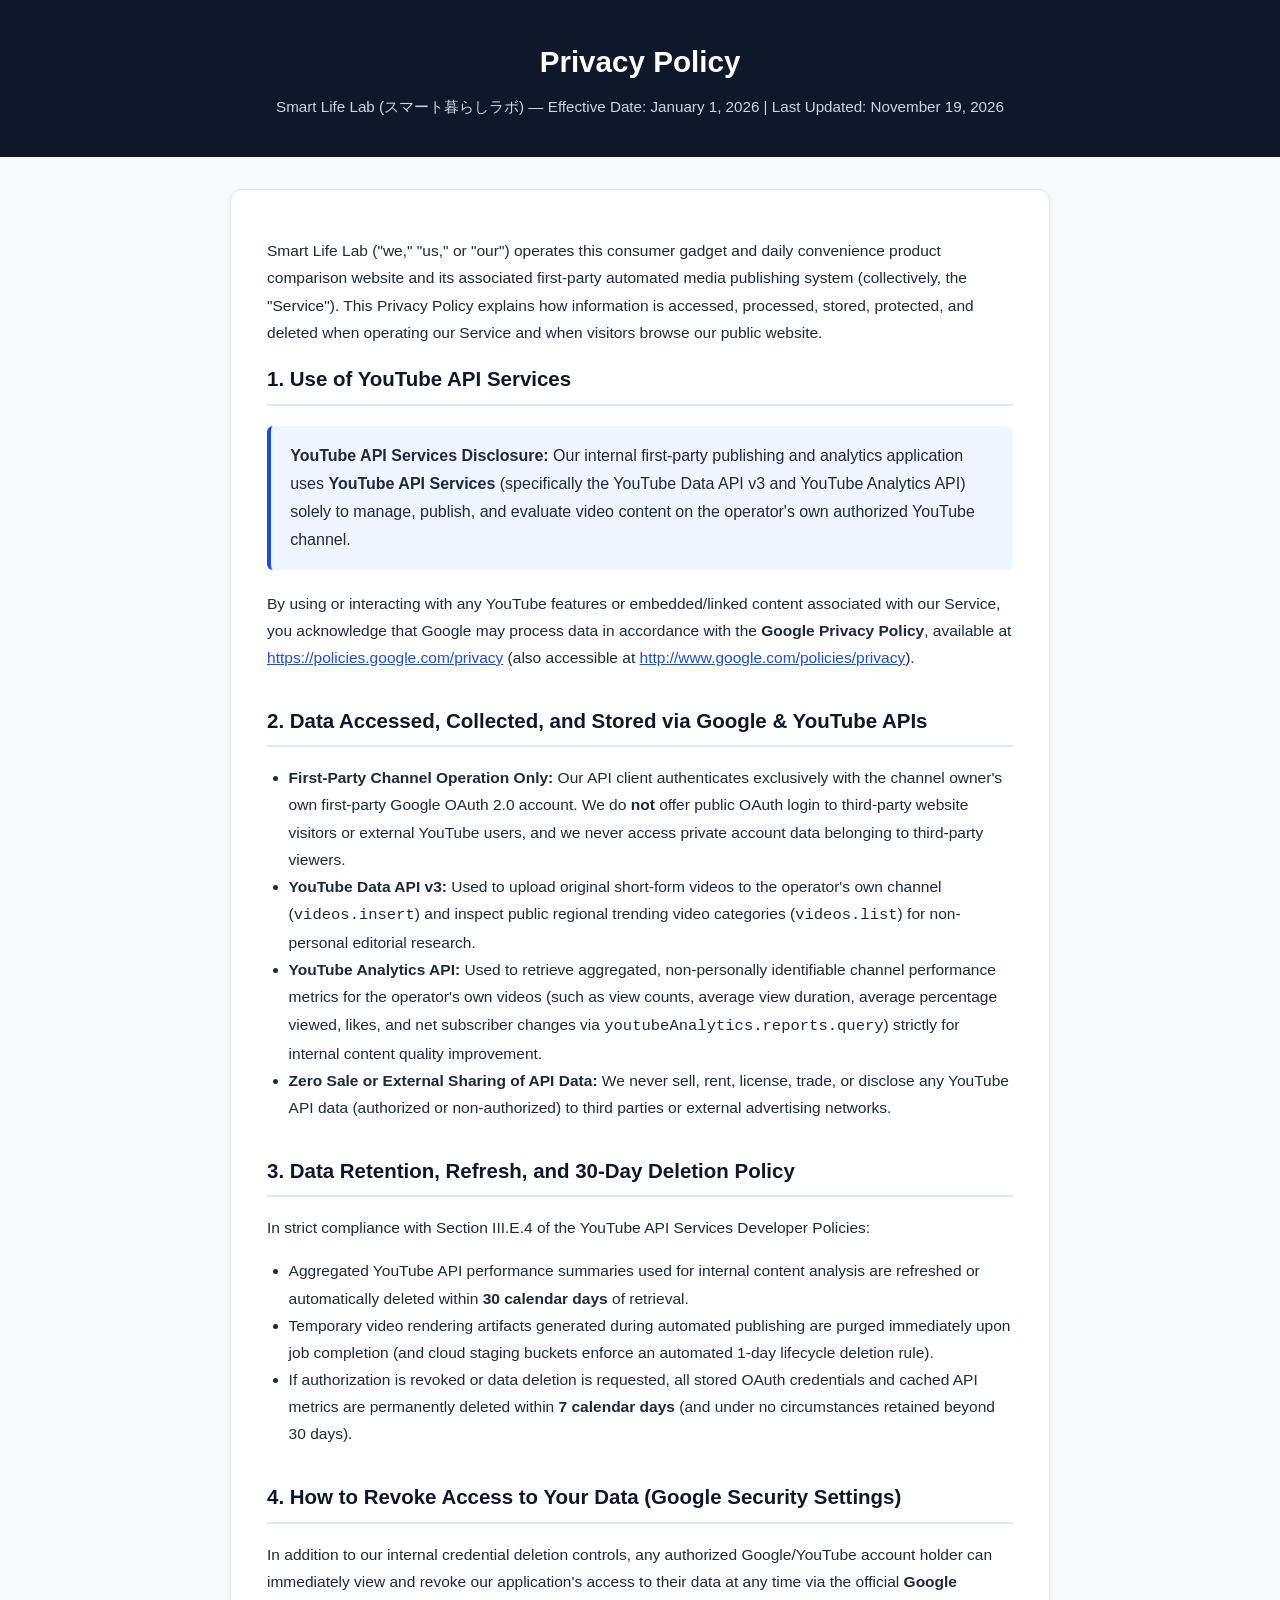
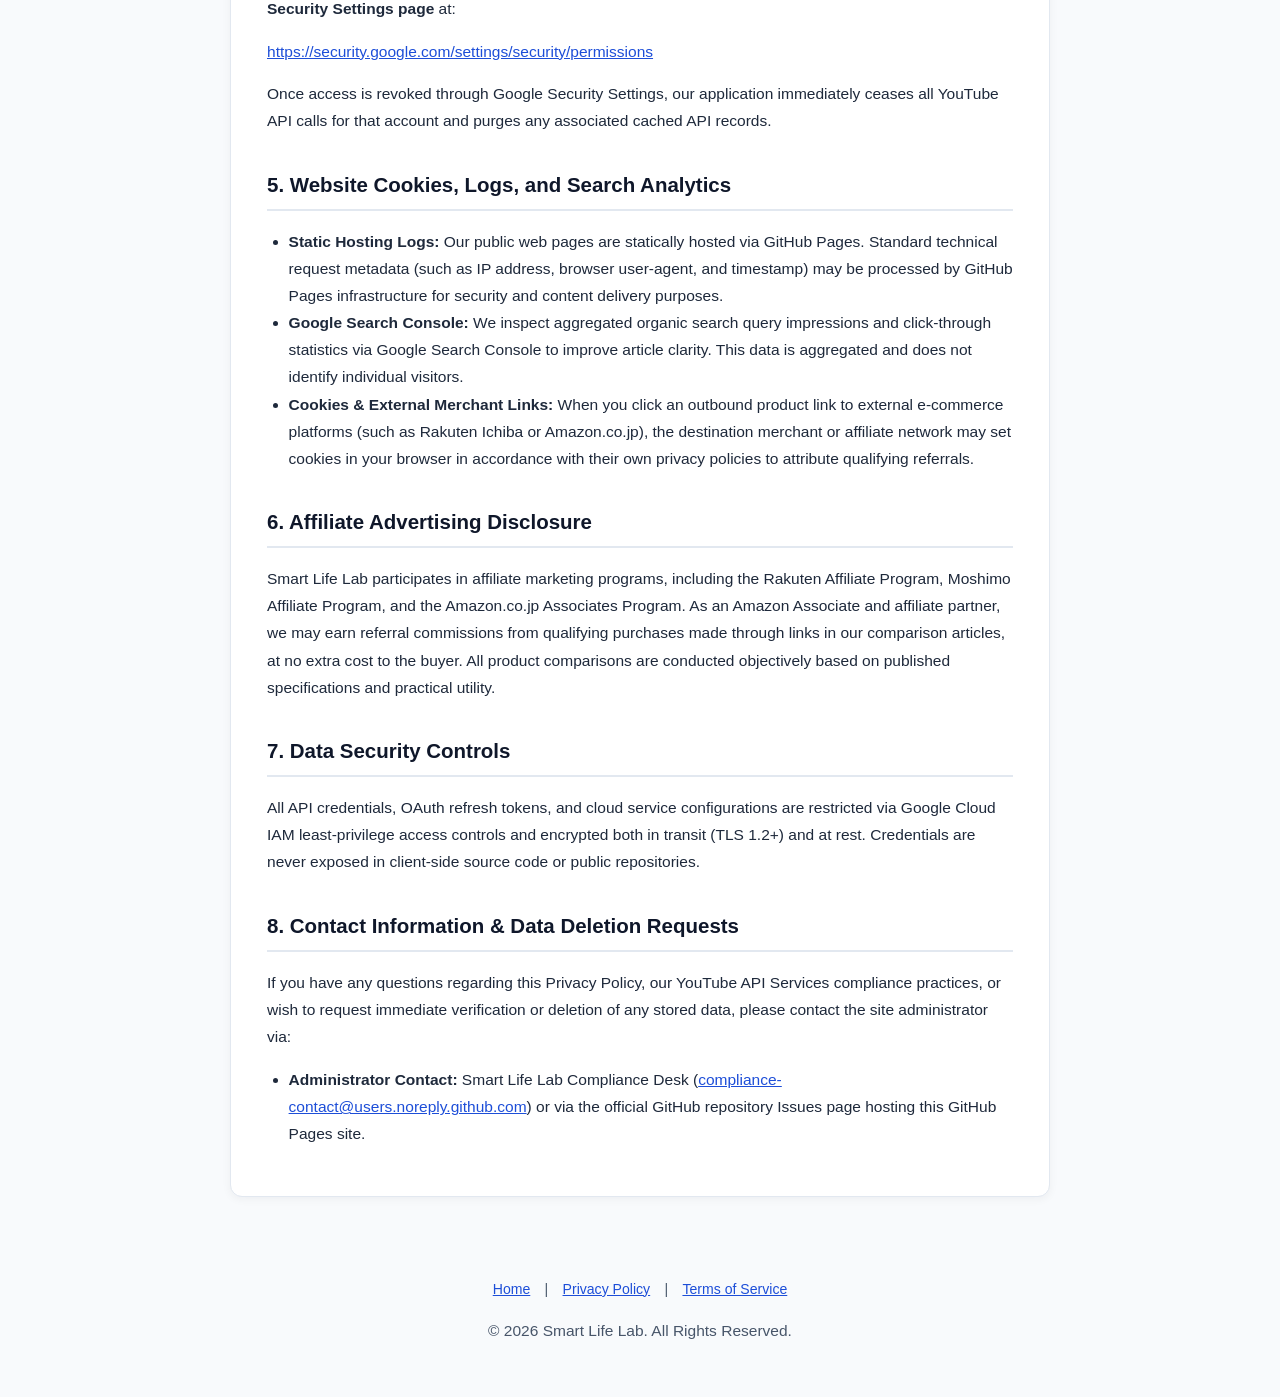
<file: site/static/privacy-policy.html>
<!DOCTYPE html>
<html lang="en">
<head>
  <meta charset="utf-8">
  <meta name="viewport" content="width=device-width, initial-scale=1">
  <title>Privacy Policy | Smart Life Lab (Automated Media &amp; Gadget Review)</title>
  <meta name="description" content="Privacy Policy and YouTube API Services Compliance Disclosure for Smart Life Lab.">
  <style>
    :root {
      --bg: #f8fafc;
      --card: #ffffff;
      --text: #1e293b;
      --heading: #0f172a;
      --muted: #475569;
      --accent: #1d4ed8;
      --border: #e2e8f0;
    }
    * { box-sizing: border-box; }
    body {
      margin: 0;
      font-family: -apple-system, BlinkMacSystemFont, "Segoe UI", Roboto, "Helvetica Neue", Arial, sans-serif;
      background: var(--bg);
      color: var(--text);
      line-height: 1.75;
    }
    header {
      background: #0f172a;
      color: #ffffff;
      padding: 2.25rem 1.25rem;
      text-align: center;
    }
    header h1 {
      margin: 0 0 0.4rem;
      font-size: 1.85rem;
    }
    header p {
      margin: 0;
      color: #cbd5e1;
      font-size: 0.95rem;
    }
    main {
      max-width: 860px;
      margin: 2rem auto 3.5rem;
      padding: 0 1.25rem;
    }
    .policy-card {
      background: var(--card);
      border: 1px solid var(--border);
      border-radius: 12px;
      padding: 2rem 2.25rem;
      box-shadow: 0 2px 10px rgba(15, 23, 42, 0.05);
    }
    h2 {
      color: var(--heading);
      font-size: 1.28rem;
      margin-top: 2rem;
      padding-bottom: 0.4rem;
      border-bottom: 2px solid var(--border);
    }
    h2:first-of-type {
      margin-top: 0.5rem;
    }
    p, li {
      font-size: 0.97rem;
    }
    ul {
      padding-left: 1.35rem;
    }
    a {
      color: var(--accent);
      word-break: break-word;
    }
    .notice-box {
      background: #eff6ff;
      border-left: 4px solid var(--accent);
      padding: 1rem 1.2rem;
      border-radius: 6px;
      margin: 1.25rem 0;
    }
    footer {
      text-align: center;
      padding: 1.5rem 1rem 2.5rem;
      color: var(--muted);
      font-size: 0.88rem;
    }
    footer nav a {
      margin: 0 0.65rem;
    }
    @media (max-width: 600px) {
      .policy-card { padding: 1.35rem 1.15rem; }
    }
  </style>
</head>
<body>
  <header>
    <h1>Privacy Policy</h1>
    <p>Smart Life Lab (スマート暮らしラボ) &mdash; Effective Date: January 1, 2026 | Last Updated: November 19, 2026</p>
  </header>

  <main>
    <article class="policy-card">
      <p>
        Smart Life Lab ("we," "us," or "our") operates this consumer gadget and daily convenience product comparison website and its associated first-party automated media publishing system (collectively, the "Service"). This Privacy Policy explains how information is accessed, processed, stored, protected, and deleted when operating our Service and when visitors browse our public website.
      </p>

      <h2>1. Use of YouTube API Services</h2>
      <div class="notice-box">
        <strong>YouTube API Services Disclosure:</strong> Our internal first-party publishing and analytics application uses <strong>YouTube API Services</strong> (specifically the YouTube Data API v3 and YouTube Analytics API) solely to manage, publish, and evaluate video content on the operator's own authorized YouTube channel.
      </div>
      <p>
        By using or interacting with any YouTube features or embedded/linked content associated with our Service, you acknowledge that Google may process data in accordance with the <strong>Google Privacy Policy</strong>, available at
        <a href="https://policies.google.com/privacy" target="_blank" rel="noopener noreferrer">https://policies.google.com/privacy</a>
        (also accessible at <a href="http://www.google.com/policies/privacy" target="_blank" rel="noopener noreferrer">http://www.google.com/policies/privacy</a>).
      </p>

      <h2>2. Data Accessed, Collected, and Stored via Google &amp; YouTube APIs</h2>
      <ul>
        <li><strong>First-Party Channel Operation Only:</strong> Our API client authenticates exclusively with the channel owner's own first-party Google OAuth 2.0 account. We do <strong>not</strong> offer public OAuth login to third-party website visitors or external YouTube users, and we never access private account data belonging to third-party viewers.</li>
        <li><strong>YouTube Data API v3:</strong> Used to upload original short-form videos to the operator's own channel (<code>videos.insert</code>) and inspect public regional trending video categories (<code>videos.list</code>) for non-personal editorial research.</li>
        <li><strong>YouTube Analytics API:</strong> Used to retrieve aggregated, non-personally identifiable channel performance metrics for the operator's own videos (such as view counts, average view duration, average percentage viewed, likes, and net subscriber changes via <code>youtubeAnalytics.reports.query</code>) strictly for internal content quality improvement.</li>
        <li><strong>Zero Sale or External Sharing of API Data:</strong> We never sell, rent, license, trade, or disclose any YouTube API data (authorized or non-authorized) to third parties or external advertising networks.</li>
      </ul>

      <h2>3. Data Retention, Refresh, and 30-Day Deletion Policy</h2>
      <p>
        In strict compliance with Section III.E.4 of the YouTube API Services Developer Policies:
      </p>
      <ul>
        <li>Aggregated YouTube API performance summaries used for internal content analysis are refreshed or automatically deleted within <strong>30 calendar days</strong> of retrieval.</li>
        <li>Temporary video rendering artifacts generated during automated publishing are purged immediately upon job completion (and cloud staging buckets enforce an automated 1-day lifecycle deletion rule).</li>
        <li>If authorization is revoked or data deletion is requested, all stored OAuth credentials and cached API metrics are permanently deleted within <strong>7 calendar days</strong> (and under no circumstances retained beyond 30 days).</li>
      </ul>

      <h2>4. How to Revoke Access to Your Data (Google Security Settings)</h2>
      <p>
        In addition to our internal credential deletion controls, any authorized Google/YouTube account holder can immediately view and revoke our application's access to their data at any time via the official <strong>Google Security Settings page</strong> at:
      </p>
      <p>
        <a href="https://security.google.com/settings/security/permissions" target="_blank" rel="noopener noreferrer">https://security.google.com/settings/security/permissions</a>
      </p>
      <p>
        Once access is revoked through Google Security Settings, our application immediately ceases all YouTube API calls for that account and purges any associated cached API records.
      </p>

      <h2>5. Website Cookies, Logs, and Search Analytics</h2>
      <ul>
        <li><strong>Static Hosting Logs:</strong> Our public web pages are statically hosted via GitHub Pages. Standard technical request metadata (such as IP address, browser user-agent, and timestamp) may be processed by GitHub Pages infrastructure for security and content delivery purposes.</li>
        <li><strong>Google Search Console:</strong> We inspect aggregated organic search query impressions and click-through statistics via Google Search Console to improve article clarity. This data is aggregated and does not identify individual visitors.</li>
        <li><strong>Cookies &amp; External Merchant Links:</strong> When you click an outbound product link to external e-commerce platforms (such as Rakuten Ichiba or Amazon.co.jp), the destination merchant or affiliate network may set cookies in your browser in accordance with their own privacy policies to attribute qualifying referrals.</li>
      </ul>

      <h2>6. Affiliate Advertising Disclosure</h2>
      <p>
        Smart Life Lab participates in affiliate marketing programs, including the Rakuten Affiliate Program, Moshimo Affiliate Program, and the Amazon.co.jp Associates Program. As an Amazon Associate and affiliate partner, we may earn referral commissions from qualifying purchases made through links in our comparison articles, at no extra cost to the buyer. All product comparisons are conducted objectively based on published specifications and practical utility.
      </p>

      <h2>7. Data Security Controls</h2>
      <p>
        All API credentials, OAuth refresh tokens, and cloud service configurations are restricted via Google Cloud IAM least-privilege access controls and encrypted both in transit (TLS 1.2+) and at rest. Credentials are never exposed in client-side source code or public repositories.
      </p>

      <h2>8. Contact Information &amp; Data Deletion Requests</h2>
      <p>
        If you have any questions regarding this Privacy Policy, our YouTube API Services compliance practices, or wish to request immediate verification or deletion of any stored data, please contact the site administrator via:
      </p>
      <ul>
        <li><strong>Administrator Contact:</strong> Smart Life Lab Compliance Desk (<a href="mailto:compliance-contact@users.noreply.github.com">compliance-contact@users.noreply.github.com</a>) or via the official GitHub repository Issues page hosting this GitHub Pages site.</li>
      </ul>
    </article>
  </main>

  <footer>
    <nav aria-label="Legal navigation">
      <a href="./">Home</a> |
      <a href="./privacy-policy.html">Privacy Policy</a> |
      <a href="./terms-of-service.html">Terms of Service</a>
    </nav>
    <p>&copy; 2026 Smart Life Lab. All Rights Reserved.</p>
  </footer>
</body>
</html>
</file>
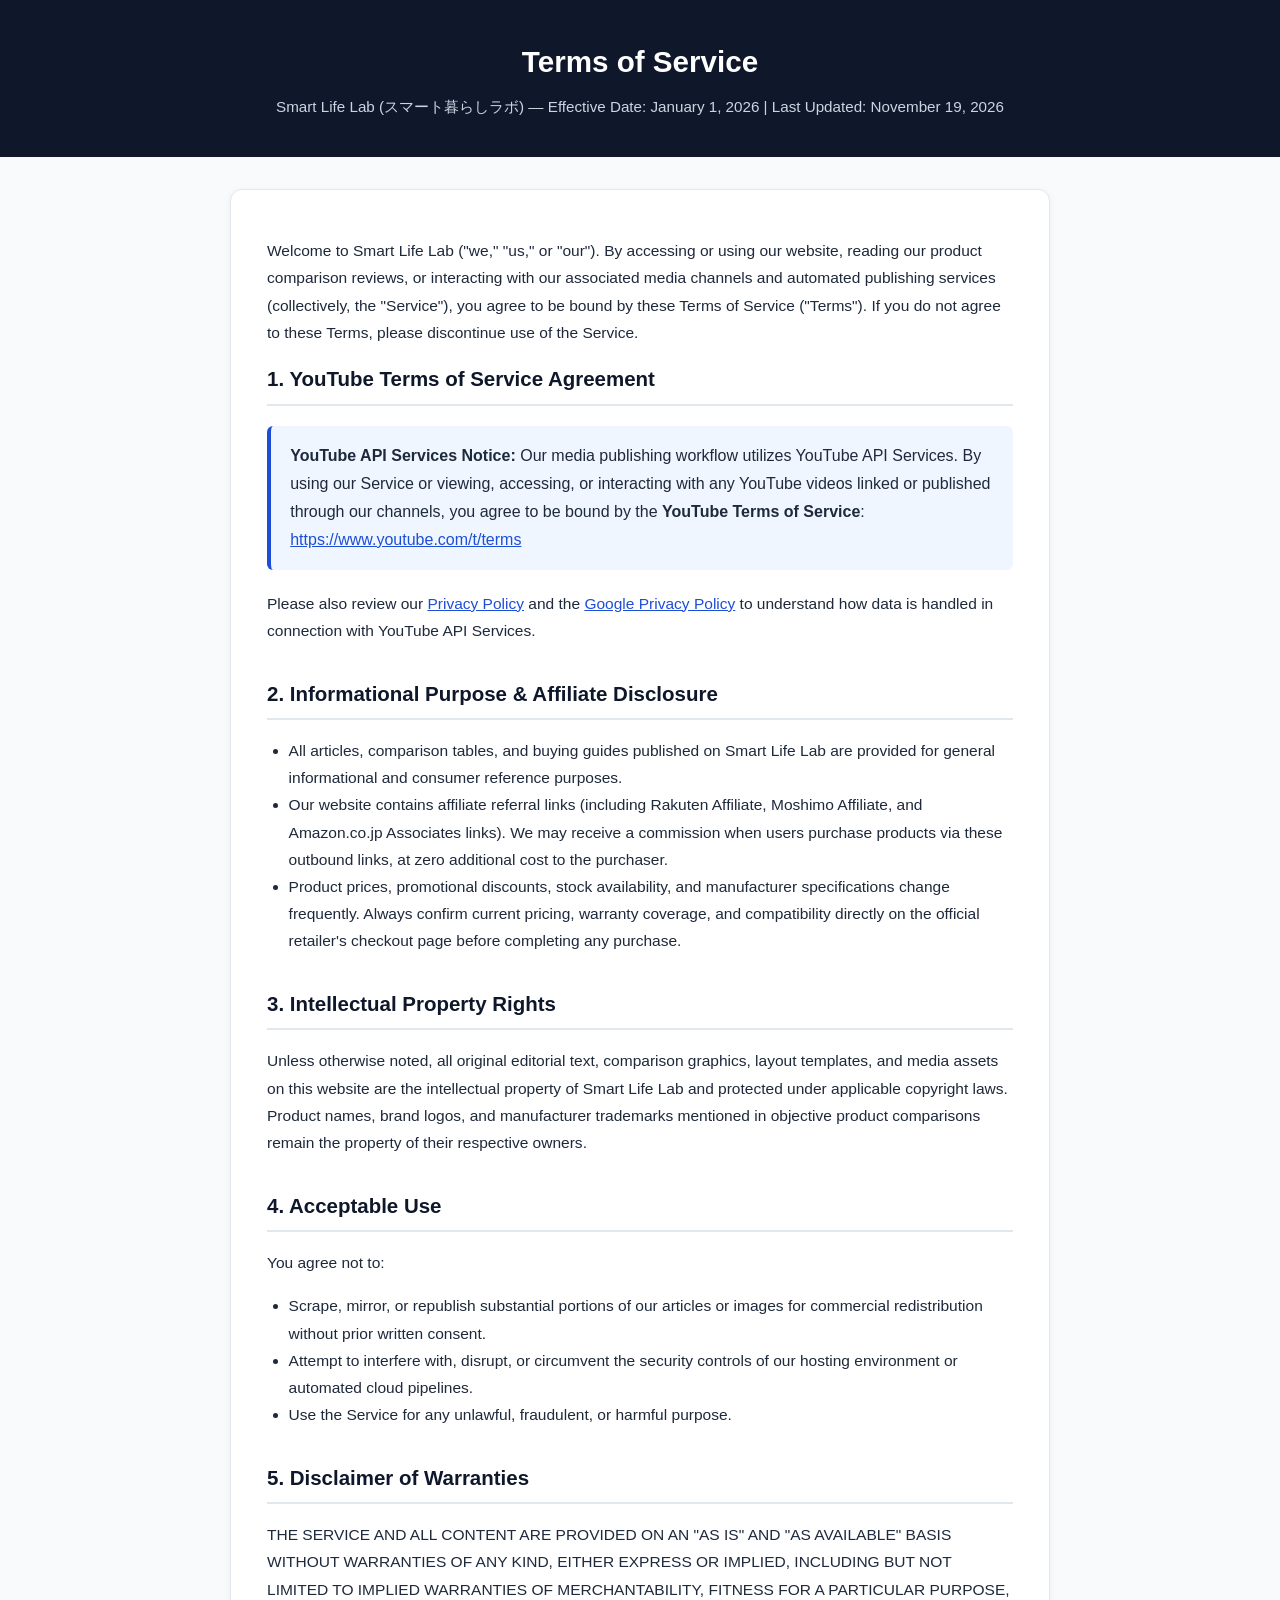
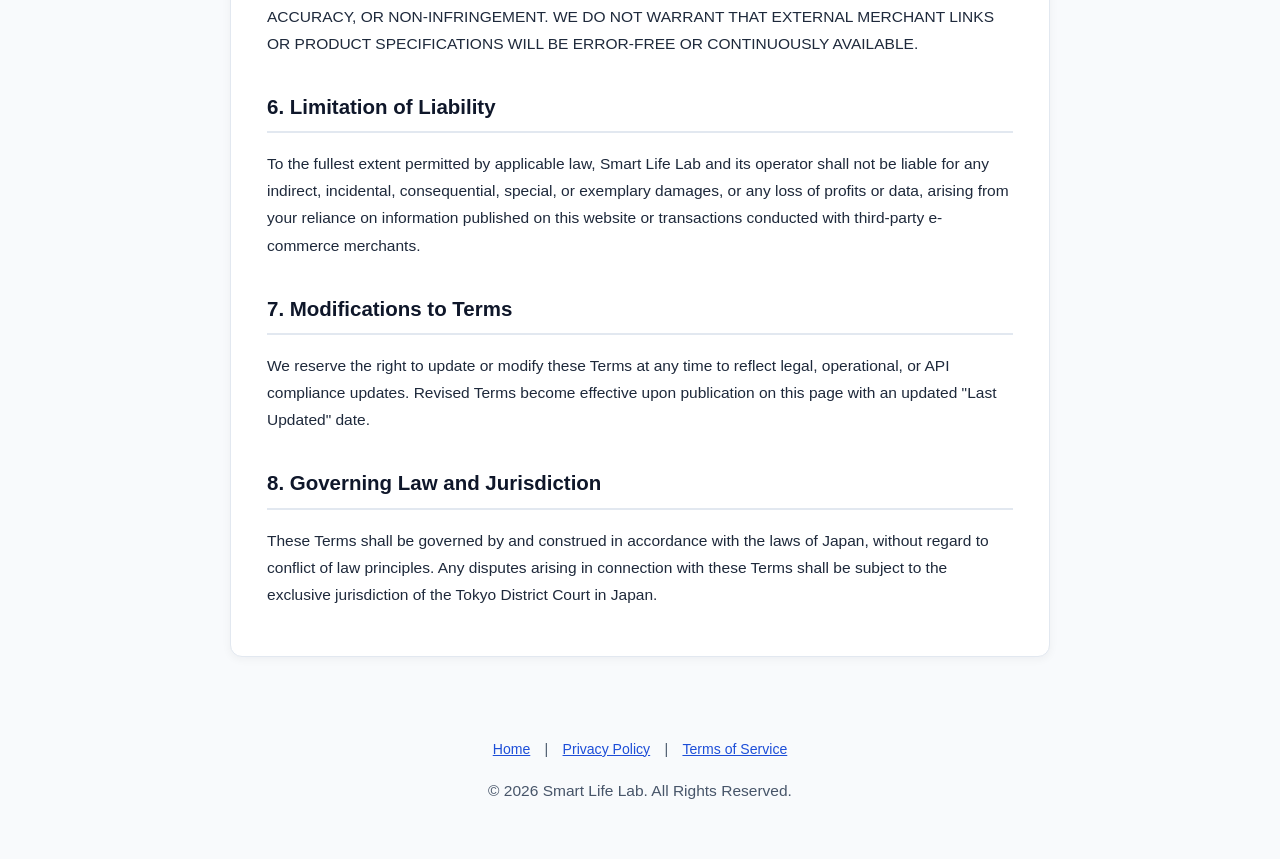
<file: site/static/terms-of-service.html>
<!DOCTYPE html>
<html lang="en">
<head>
  <meta charset="utf-8">
  <meta name="viewport" content="width=device-width, initial-scale=1">
  <title>Terms of Service | Smart Life Lab (Automated Media &amp; Gadget Review)</title>
  <meta name="description" content="Terms of Service and YouTube Terms of Service Notice for Smart Life Lab.">
  <style>
    :root {
      --bg: #f8fafc;
      --card: #ffffff;
      --text: #1e293b;
      --heading: #0f172a;
      --muted: #475569;
      --accent: #1d4ed8;
      --border: #e2e8f0;
    }
    * { box-sizing: border-box; }
    body {
      margin: 0;
      font-family: -apple-system, BlinkMacSystemFont, "Segoe UI", Roboto, "Helvetica Neue", Arial, sans-serif;
      background: var(--bg);
      color: var(--text);
      line-height: 1.75;
    }
    header {
      background: #0f172a;
      color: #ffffff;
      padding: 2.25rem 1.25rem;
      text-align: center;
    }
    header h1 {
      margin: 0 0 0.4rem;
      font-size: 1.85rem;
    }
    header p {
      margin: 0;
      color: #cbd5e1;
      font-size: 0.95rem;
    }
    main {
      max-width: 860px;
      margin: 2rem auto 3.5rem;
      padding: 0 1.25rem;
    }
    .terms-card {
      background: var(--card);
      border: 1px solid var(--border);
      border-radius: 12px;
      padding: 2rem 2.25rem;
      box-shadow: 0 2px 10px rgba(15, 23, 42, 0.05);
    }
    h2 {
      color: var(--heading);
      font-size: 1.28rem;
      margin-top: 2rem;
      padding-bottom: 0.4rem;
      border-bottom: 2px solid var(--border);
    }
    h2:first-of-type {
      margin-top: 0.5rem;
    }
    p, li {
      font-size: 0.97rem;
    }
    ul {
      padding-left: 1.35rem;
    }
    a {
      color: var(--accent);
      word-break: break-word;
    }
    .notice-box {
      background: #eff6ff;
      border-left: 4px solid var(--accent);
      padding: 1rem 1.2rem;
      border-radius: 6px;
      margin: 1.25rem 0;
    }
    footer {
      text-align: center;
      padding: 1.5rem 1rem 2.5rem;
      color: var(--muted);
      font-size: 0.88rem;
    }
    footer nav a {
      margin: 0 0.65rem;
    }
    @media (max-width: 600px) {
      .terms-card { padding: 1.35rem 1.15rem; }
    }
  </style>
</head>
<body>
  <header>
    <h1>Terms of Service</h1>
    <p>Smart Life Lab (スマート暮らしラボ) &mdash; Effective Date: January 1, 2026 | Last Updated: November 19, 2026</p>
  </header>

  <main>
    <article class="terms-card">
      <p>
        Welcome to Smart Life Lab ("we," "us," or "our"). By accessing or using our website, reading our product comparison reviews, or interacting with our associated media channels and automated publishing services (collectively, the "Service"), you agree to be bound by these Terms of Service ("Terms"). If you do not agree to these Terms, please discontinue use of the Service.
      </p>

      <h2>1. YouTube Terms of Service Agreement</h2>
      <div class="notice-box">
        <strong>YouTube API Services Notice:</strong> Our media publishing workflow utilizes YouTube API Services. By using our Service or viewing, accessing, or interacting with any YouTube videos linked or published through our channels, you agree to be bound by the <strong>YouTube Terms of Service</strong>:
        <br>
        <a href="https://www.youtube.com/t/terms" target="_blank" rel="noopener noreferrer">https://www.youtube.com/t/terms</a>
      </div>
      <p>
        Please also review our <a href="./privacy-policy.html">Privacy Policy</a> and the <a href="https://policies.google.com/privacy" target="_blank" rel="noopener noreferrer">Google Privacy Policy</a> to understand how data is handled in connection with YouTube API Services.
      </p>

      <h2>2. Informational Purpose &amp; Affiliate Disclosure</h2>
      <ul>
        <li>All articles, comparison tables, and buying guides published on Smart Life Lab are provided for general informational and consumer reference purposes.</li>
        <li>Our website contains affiliate referral links (including Rakuten Affiliate, Moshimo Affiliate, and Amazon.co.jp Associates links). We may receive a commission when users purchase products via these outbound links, at zero additional cost to the purchaser.</li>
        <li>Product prices, promotional discounts, stock availability, and manufacturer specifications change frequently. Always confirm current pricing, warranty coverage, and compatibility directly on the official retailer's checkout page before completing any purchase.</li>
      </ul>

      <h2>3. Intellectual Property Rights</h2>
      <p>
        Unless otherwise noted, all original editorial text, comparison graphics, layout templates, and media assets on this website are the intellectual property of Smart Life Lab and protected under applicable copyright laws. Product names, brand logos, and manufacturer trademarks mentioned in objective product comparisons remain the property of their respective owners.
      </p>

      <h2>4. Acceptable Use</h2>
      <p>You agree not to:</p>
      <ul>
        <li>Scrape, mirror, or republish substantial portions of our articles or images for commercial redistribution without prior written consent.</li>
        <li>Attempt to interfere with, disrupt, or circumvent the security controls of our hosting environment or automated cloud pipelines.</li>
        <li>Use the Service for any unlawful, fraudulent, or harmful purpose.</li>
      </ul>

      <h2>5. Disclaimer of Warranties</h2>
      <p>
        THE SERVICE AND ALL CONTENT ARE PROVIDED ON AN "AS IS" AND "AS AVAILABLE" BASIS WITHOUT WARRANTIES OF ANY KIND, EITHER EXPRESS OR IMPLIED, INCLUDING BUT NOT LIMITED TO IMPLIED WARRANTIES OF MERCHANTABILITY, FITNESS FOR A PARTICULAR PURPOSE, ACCURACY, OR NON-INFRINGEMENT. WE DO NOT WARRANT THAT EXTERNAL MERCHANT LINKS OR PRODUCT SPECIFICATIONS WILL BE ERROR-FREE OR CONTINUOUSLY AVAILABLE.
      </p>

      <h2>6. Limitation of Liability</h2>
      <p>
        To the fullest extent permitted by applicable law, Smart Life Lab and its operator shall not be liable for any indirect, incidental, consequential, special, or exemplary damages, or any loss of profits or data, arising from your reliance on information published on this website or transactions conducted with third-party e-commerce merchants.
      </p>

      <h2>7. Modifications to Terms</h2>
      <p>
        We reserve the right to update or modify these Terms at any time to reflect legal, operational, or API compliance updates. Revised Terms become effective upon publication on this page with an updated "Last Updated" date.
      </p>

      <h2>8. Governing Law and Jurisdiction</h2>
      <p>
        These Terms shall be governed by and construed in accordance with the laws of Japan, without regard to conflict of law principles. Any disputes arising in connection with these Terms shall be subject to the exclusive jurisdiction of the Tokyo District Court in Japan.
      </p>
    </article>
  </main>

  <footer>
    <nav aria-label="Legal navigation">
      <a href="./">Home</a> |
      <a href="./privacy-policy.html">Privacy Policy</a> |
      <a href="./terms-of-service.html">Terms of Service</a>
    </nav>
    <p>&copy; 2026 Smart Life Lab. All Rights Reserved.</p>
  </footer>
</body>
</html>
</file>
